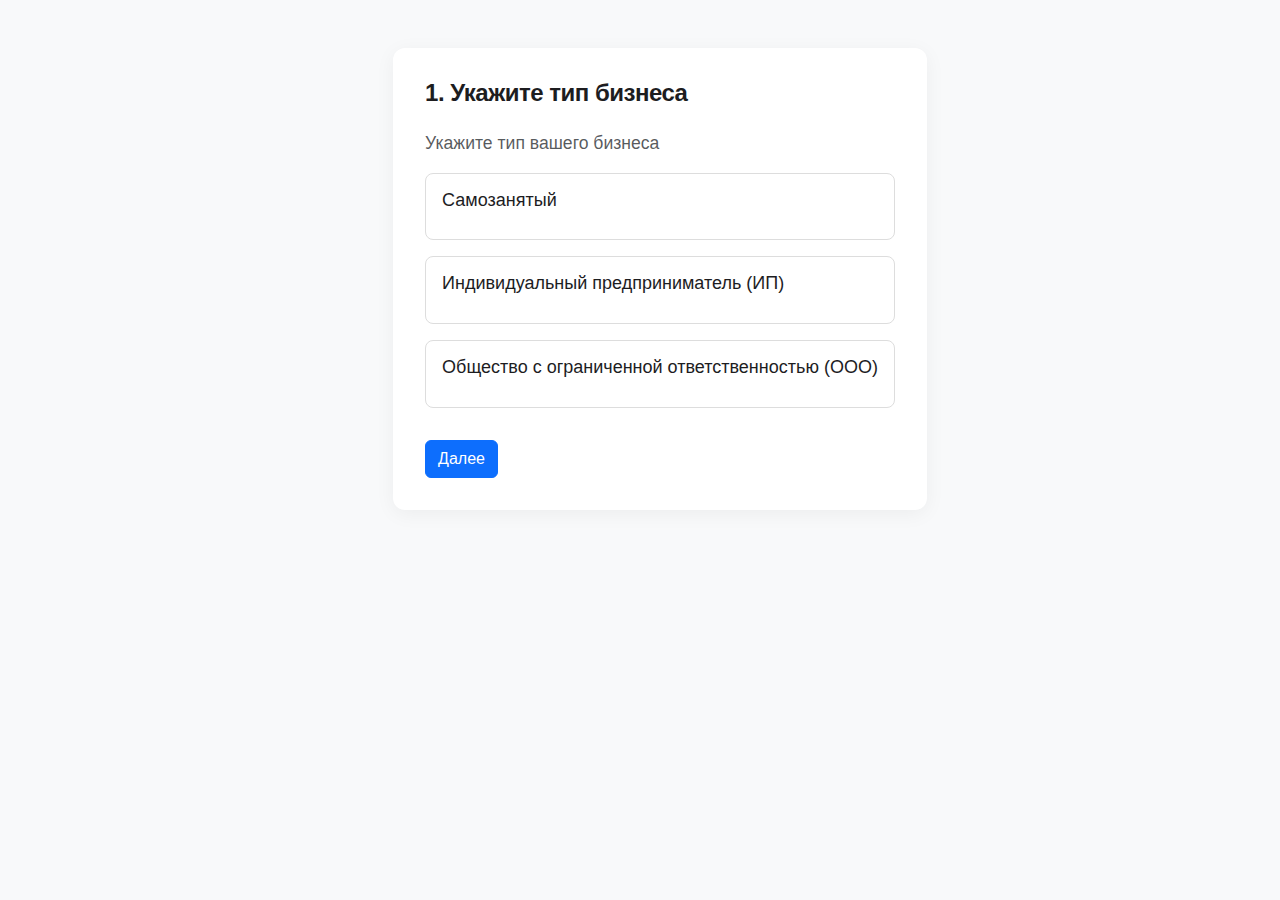
<file: templates/anketa.html>
<!DOCTYPE html>
<html lang="ru">
<head>
    <meta charset="UTF-8">
    <meta name="viewport" content="width=device-width, initial-scale=1.0">
    <title>Анкета | BusinessDoc</title>
    <link rel="stylesheet" href="https://cdn.jsdelivr.net/npm/bootstrap@5.3.0/dist/css/bootstrap.min.css">
    <link rel="stylesheet" href="https://cdn.jsdelivr.net/npm/bootstrap-icons@1.10.0/font/bootstrap-icons.css">
    <link rel="stylesheet" href="/static/style.css">
    <style>
        .question-container {
            max-width: 600px;
            margin: 0 auto;
            padding: 2rem;
            background: white;
            border-radius: 12px;
            box-shadow: 0 4px 20px rgba(0,0,0,0.05);
        }
        
        .progress-container {
            height: 6px;
            background: #f0f0f0;
            border-radius: 3px;
            margin-bottom: 2rem;
            overflow: hidden;
        }
        
        .progress-bar {
            height: 100%;
            background: #0066cc;
            transition: width 0.4s ease;
        }
        
        .question {
            display: none;
            animation: fadeIn 0.5s ease;
        }
        
        .question.active {
            display: block;
        }
        
        .option-card {
            border: 1px solid #ddd;
            border-radius: 8px;
            padding: 1rem;
            margin-bottom: 1rem;
            cursor: pointer;
            transition: all 0.3s ease;
        }
        
        .option-card:hover {
            border-color: #0066cc;
            background: #f5f9ff;
        }
        
        .option-card.selected {
            border-color: #0066cc;
            background: #e6f0ff;
        }
        
        .loading-container {
            display: none;
            text-align: center;
            padding: 3rem 0;
        }
        
        .loading-bar {
            width: 100%;
            height: 4px;
            background: #f0f0f0;
            border-radius: 2px;
            overflow: hidden;
            margin: 2rem 0;
        }
        
        .loading-progress {
            height: 100%;
            background: #0066cc;
            width: 0%;
            animation: loading 2s ease-in-out forwards;
        }
        
        .results-container {
            display: none;
            animation: fadeIn 0.5s ease;
        }
        
        .document-card {
            border: 1px solid #ddd;
            border-radius: 8px;
            padding: 1.5rem;
            margin-bottom: 1rem;
            display: flex;
            justify-content: space-between;
            align-items: center;
        }
        
        @keyframes fadeIn {
            from { opacity: 0; transform: translateY(10px); }
            to { opacity: 1; transform: translateY(0); }
        }
        
        @keyframes loading {
            0% { width: 0%; }
            20% { width: 25%; }
            40% { width: 50%; }
            60% { width: 75%; }
            80% { width: 90%; }
            100% { width: 100%; }
        }
    </style>
</head>
<body class="bg-light">
    <div class="container py-5">
        <!-- Прогресс бар -->
        <div class="progress-container">
            <div class="progress-bar" id="progressBar" style="width: 20%"></div>
        </div>
        
        <!-- Контейнер вопросов -->
        <div class="question-container">
            <!-- Вопрос 1 -->
            <div class="question active" id="question1">
                <h1 class="mb-4">1. Укажите тип бизнеса</h1>
                <p class="text-muted mb-3">Укажите тип вашего бизнеса</p>

                <div class="option-card" data-value="self-employed">
                    <h5>Самозанятый</h5>
                </div>
                
                <div class="option-card" data-value="ip">
                    <h5>Индивидуальный предприниматель (ИП)</h5>
                </div>
                
                <div class="option-card" data-value="ooo">
                    <h5>Общество с ограниченной ответственностью (ООО)</h5>
                </div>
                
                <button class="btn btn-primary mt-3" onclick="nextQuestion()">Далее</button>
            </div>
            
            <!-- Вопрос 2 -->
            <div class="question" id="question2">
                <h1 class="mb-4">2. Вид деятельности</h1>
                <p class="text-muted mb-3">Опишите чем занимается ваш бизнес</p>
                
                <div class="form-floating mb-3">
                    <input type="text" class="form-control" id="activityType" placeholder="Например: веб-дизайн">
                    <label for="activityType">Например: Строительство / Торговля</label>
                </div>
                
                <div class="d-flex justify-content-between mt-4">
                    <button class="btn btn-outline-secondary" onclick="prevQuestion()">Назад</button>
                    <button class="btn btn-primary" onclick="nextQuestion()">Далее</button>
                </div>
            </div>
            
            <!-- Вопрос 3 -->
            <div class="question" id="question3">
                <h1 class="mb-4">3. Планируются ли сотрудники?</h1>
                
                <div class="option-card" data-value="yes">
                    <h5>Да</h5>
                    <p class="text-muted">Буду нанимать сотрудников</p>
                </div>
                
                <div class="option-card" data-value="no">
                    <h5>Нет</h5>
                    <p class="text-muted">Работаю один/с партнерами</p>
                </div>
                
                <div class="d-flex justify-content-between mt-4">
                    <button class="btn btn-outline-secondary" onclick="prevQuestion()">Назад</button>
                    <button class="btn btn-primary" onclick="nextQuestion()">Далее</button>
                </div>
            </div>
            
            <!-- Вопрос 4 -->
            <div class="question" id="question4">
                <h1 class="mb-4">4. Какую систему налогообложения планируете?</h1>
                
                <div class="option-card" data-value="osn">
                    <h5>ОСН (Общая система)</h5>
                    <p class="text-muted">НДС, налог на прибыль</p>
                </div>
                
                <div class="option-card" data-value="usn">
                    <h5>УСН (Упрощенная система)</h5>
                    <p class="text-muted">6% от доходов или 15% от прибыли</p>
                </div>
                
                <div class="option-card" data-value="patent">
                    <h5>Патент</h5>
                    <p class="text-muted">Фиксированный платеж</p>
                </div>
                
                <div class="option-card" data-value="dont-know">
                    <h5>Не знаю</h5>
                    <p class="text-muted">Нужна консультация</p>
                </div>
                
                <div class="d-flex justify-content-between mt-4">
                    <button class="btn btn-outline-secondary" onclick="prevQuestion()">Назад</button>
                    <button class="btn btn-primary" onclick="nextQuestion()">Далее</button>
                </div>
            </div>
            
            <!-- Вопрос 5 -->
            <div class="question" id="question5">
                <h1 class="mb-4">5. Где планируете работать?</h1>
                
                <div class="option-card" data-value="online">
                    <h5>Онлайн</h5>
                    <p class="text-muted">Работаю через интернет</p>
                </div>
                
                <div class="option-card" data-value="offline">
                    <h5>Офлайн</h5>
                    <p class="text-muted">Есть физическое помещение</p>
                </div>
                
                <div class="option-card" data-value="both">
                    <h5>Оба варианта</h5>
                    <p class="text-muted">И онлайн, и офлайн</p>
                </div>
                
                <div class="d-flex justify-content-between mt-4">
                    <button class="btn btn-outline-secondary" onclick="prevQuestion()">Назад</button>
                    <button class="btn btn-primary" onclick="submitForm()">Получить рекомендации</button>
                </div>
            </div>
        </div>
        
        <!-- Загрузка -->
        <div class="question-container loading-container" id="loadingSection">
            <h1 class="mb-3">Подбираем оптимальные решения</h1>
            <p class="text-muted">Это займет всего несколько секунд</p>
            
            <div class="loading-bar">
                <div class="loading-progress"></div>
            </div>
            
            <div class="spinner-border text-primary" role="status">
                <span class="visually-hidden">Загрузка...</span>
            </div>
        </div>
        
        <!-- Результаты -->
        <div class="question-container results-container" id="resultsSection">
            <h3 class="mb-4">Всё готово — вот что мы подобрали</h3>
            
            <div class="document-card">
                <div>
                    <h5>Устав ООО</h5>
                    <p class="text-muted mb-0">Шаблон устава для вашего бизнеса</p>
                </div>
                <a href="/static/docs/ooo/Ustav.docx=ustav.docx" class="btn btn-outline-primary">Скачать DOCX</a>
            </div>
            
            <div class="document-card">
                <div>
                    <h5>Договор с клиентом</h5>
                    <p class="text-muted mb-0">Универсальный договор оказания услуг</p>
                </div>
                <a href="/download?file=dogovor.docx" class="btn btn-outline-primary">Скачать DOCX</a>
            </div>
            
            <div class="document-card">
                <div>
                    <h5>Заявление по форме Р11001</h5>
                    <p class="text-muted mb-0">Для регистрации ООО</p>
                </div>
                <a href="/download?file=zayavlenie.docx" class="btn btn-outline-primary">Скачать DOCX</a>
            </div>
            
            <div class="mt-4">
                <button class="btn btn-primary" onclick="restartQuestionnaire()">Заполнить заново</button>
            </div>
        </div>
    </div>

    <script src="https://cdn.jsdelivr.net/npm/bootstrap@5.3.0/dist/js/bootstrap.bundle.min.js"></script>
    <script>
        let currentQuestion = 1;
        const totalQuestions = 5;
        const answers = {};
        
        // Инициализация выбора вариантов
        document.querySelectorAll('.option-card').forEach(card => {
            card.addEventListener('click', function() {
                // Удаляем выделение у всех вариантов в этом вопросе
                this.parentElement.querySelectorAll('.option-card').forEach(c => {
                    c.classList.remove('selected');
                });
                
                // Добавляем выделение текущему
                this.classList.add('selected');
                
                // Сохраняем ответ
                const questionId = this.closest('.question').id.replace('question', '');
                answers[questionId] = this.getAttribute('data-value');
            });
        });
        
        function nextQuestion() {
            if (currentQuestion < totalQuestions) {
                // Проверяем, выбран ли ответ (кроме вопроса 2)
                if (currentQuestion !== 2 && !answers[currentQuestion]) {
                    alert('Пожалуйста, выберите вариант ответа');
                    return;
                }
                
                // Для вопроса 2 проверяем заполнение текстового поля
                if (currentQuestion === 2 && !document.getElementById('activityType').value.trim()) {
                    alert('Пожалуйста, укажите вид деятельности');
                    return;
                }
                
                document.getElementById(`question${currentQuestion}`).classList.remove('active');
                currentQuestion++;
                document.getElementById(`question${currentQuestion}`).classList.add('active');
                updateProgressBar();
            }
        }
        
        function prevQuestion() {
            if (currentQuestion > 1) {
                document.getElementById(`question${currentQuestion}`).classList.remove('active');
                currentQuestion--;
                document.getElementById(`question${currentQuestion}`).classList.add('active');
                updateProgressBar();
            }
        }
        
        function updateProgressBar() {
            const progress = (currentQuestion / totalQuestions) * 100;
            document.getElementById('progressBar').style.width = `${progress}%`;
        }
        
        function submitForm() {
    // Сохраняем ответ на последний вопрос
    if (!answers[5]) {
        alert('Пожалуйста, выберите вариант ответа');
        return;
    }
    
    // Сохраняем вид деятельности
    answers['activity'] = document.getElementById('activityType').value.trim();
    
    // Показываем загрузку
    document.querySelector('.question-container').style.display = 'none';
    document.getElementById('loadingSection').style.display = 'block';
    
    // Имитируем загрузку (в реальном приложении здесь будет AJAX-запрос)
    setTimeout(() => {
        // Определяем тип бизнеса из ответов
        const businessType = answers[1]; // Ответ на первый вопрос
        
        // Перенаправляем на соответствующую страницу
        switch(businessType) {
            case 'self-employed':
                window.location.href = '/employed-docs';
                break;
            case 'ip':
                window.location.href = '/documents-ip';
                break;
            case 'ooo':
                window.location.href = '/documents-ooo';
                break;
            default:
                // Если что-то пошло не так, показываем общие результаты
                document.getElementById('loadingSection').style.display = 'none';
                document.getElementById('resultsSection').style.display = 'block';
        }
    }, 2500);
}
        
        function restartQuestionnaire() {
            // Сбрасываем анкету
            currentQuestion = 1;
            for (let i = 1; i <= totalQuestions; i++) {
                document.getElementById(`question${i}`).classList.remove('active');
            }
            document.getElementById('question1').classList.add('active');
            
            // Очищаем ответы
            Object.keys(answers).forEach(key => delete answers[key]);
            document.getElementById('activityType').value = '';
            
            // Сбрасываем выделение
            document.querySelectorAll('.option-card').forEach(card => {
                card.classList.remove('selected');
            });
            
            // Обновляем прогресс
            updateProgressBar();
            
            // Показываем вопросы, скрываем результаты
            document.querySelector('.question-container').style.display = 'block';
            document.getElementById('resultsSection').style.display = 'none';
        }
    </script>
</body>
</html>
</file>
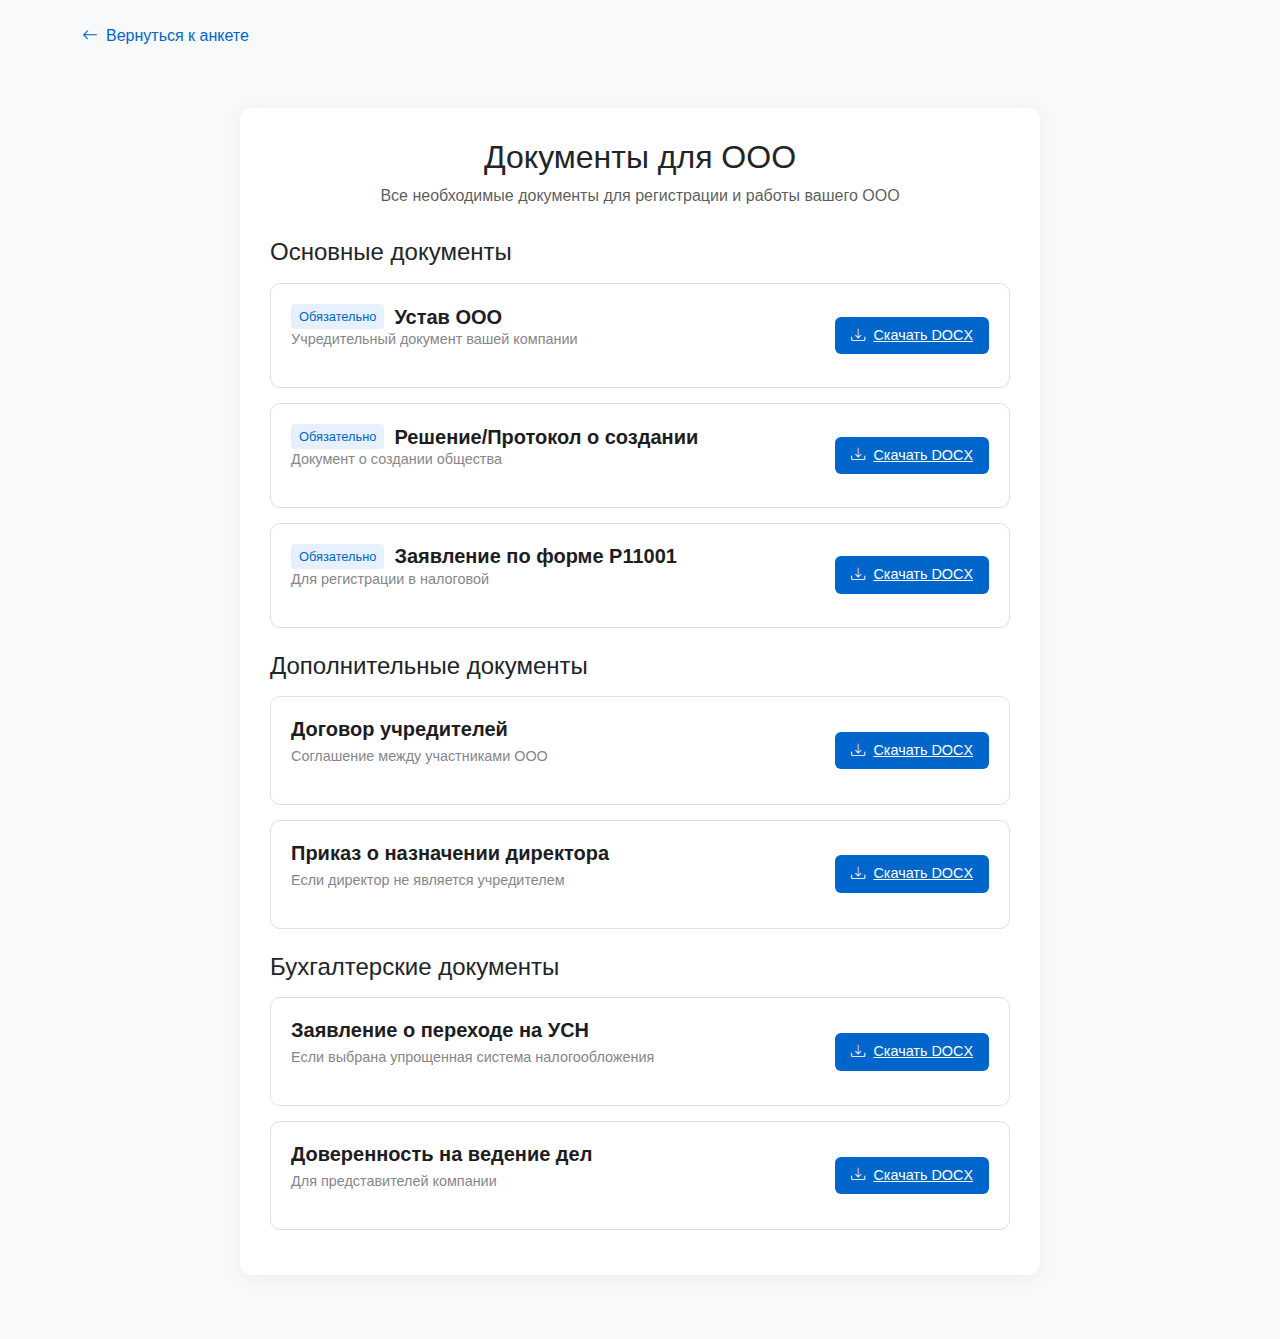
<file: templates/download.html>
<!DOCTYPE html>
<html lang="ru">
<head>
    <meta charset="UTF-8">
    <meta name="viewport" content="width=device-width, initial-scale=1.0">
    <title>Документы для ООО | BusinessDoc</title>
    <link rel="stylesheet" href="https://cdn.jsdelivr.net/npm/bootstrap@5.3.0/dist/css/bootstrap.min.css">
    <link rel="stylesheet" href="https://cdn.jsdelivr.net/npm/bootstrap-icons@1.10.0/font/bootstrap-icons.css">
    <style>
        body {
            background-color: #f8f9fa;
            font-family: 'SF Pro Display', -apple-system, BlinkMacSystemFont, sans-serif;
        }
        .document-container {
            max-width: 800px;
            margin: 40px auto;
            padding: 30px;
            background: white;
            border-radius: 12px;
            box-shadow: 0 4px 20px rgba(0,0,0,0.05);
        }
        .document-header {
            text-align: center;
            margin-bottom: 30px;
        }
        .document-card {
            border: 1px solid #e0e0e0;
            border-radius: 10px;
            padding: 20px;
            margin-bottom: 15px;
            display: flex;
            justify-content: space-between;
            align-items: center;
            transition: all 0.3s ease;
        }
        .document-card:hover {
            border-color: #0066cc;
            box-shadow: 0 5px 15px rgba(0,102,204,0.1);
        }
        .document-info {
            flex: 1;
        }
        .document-title {
            font-weight: 600;
            color: #1d1d1f;
            margin-bottom: 5px;
        }
        .document-description {
            color: #86868b;
            font-size: 0.9rem;
        }
        .download-btn {
            background-color: #0066cc;
            color: white;
            border: none;
            border-radius: 6px;
            padding: 8px 16px;
            font-size: 0.9rem;
            transition: all 0.3s;
            display: flex;
            align-items: center;
        }
        .download-btn:hover {
            background-color: #004d99;
            transform: translateY(-2px);
        }
        .document-badge {
            background-color: #e6f0ff;
            color: #0066cc;
            padding: 3px 8px;
            border-radius: 4px;
            font-size: 0.8rem;
            font-weight: 500;
            margin-right: 10px;
        }
        .back-link {
            display: inline-flex;
            align-items: center;
            color: #0066cc;
            text-decoration: none;
            margin-bottom: 20px;
        }
        .back-link:hover {
            text-decoration: underline;
        }
    </style>
</head>
<body>
    <div class="container py-4">
        <a href="/anketa" class="back-link">
            <i class="bi bi-arrow-left me-2"></i> Вернуться к анкете
        </a>
        
        <div class="document-container">
            <div class="document-header">
                <h2>Документы для ООО</h2>
                <p class="text-muted">Все необходимые документы для регистрации и работы вашего ООО</p>
            </div>
            
            <!-- Основные документы -->
            <div class="mb-4">
                <h4 class="mb-3">Основные документы</h4>
                
                <div class="document-card">
                    <div class="document-info">
                        <div class="d-flex align-items-center">
                            <span class="document-badge">Обязательно</span>
                            <h5 class="document-title mb-0">Устав ООО</h5>
                        </div>
                        <p class="document-description">Учредительный документ вашей компании</p>
                    </div>
                    <a href="/download/ustav-ooo.docx" class="download-btn">
                        <i class="bi bi-download me-2"></i> Скачать DOCX
                    </a>
                </div>
                
                <div class="document-card">
                    <div class="document-info">
                        <div class="d-flex align-items-center">
                            <span class="document-badge">Обязательно</span>
                            <h5 class="document-title mb-0">Решение/Протокол о создании</h5>
                        </div>
                        <p class="document-description">Документ о создании общества</p>
                    </div>
                    <a href="/download/protokol-sozdanie.docx" class="download-btn">
                        <i class="bi bi-download me-2"></i> Скачать DOCX
                    </a>
                </div>
                
                <div class="document-card">
                    <div class="document-info">
                        <div class="d-flex align-items-center">
                            <span class="document-badge">Обязательно</span>
                            <h5 class="document-title mb-0">Заявление по форме Р11001</h5>
                        </div>
                        <p class="document-description">Для регистрации в налоговой</p>
                    </div>
                    <a href="/download/zayavlenie-r11001.docx" class="download-btn">
                        <i class="bi bi-download me-2"></i> Скачать DOCX
                    </a>
                </div>
            </div>
            
            <!-- Дополнительные документы -->
            <div class="mb-4">
                <h4 class="mb-3">Дополнительные документы</h4>
                
                <div class="document-card">
                    <div class="document-info">
                        <h5 class="document-title">Договор учредителей</h5>
                        <p class="document-description">Соглашение между участниками ООО</p>
                    </div>
                    <a href="/download/dogovor-uchrediteley.docx" class="download-btn">
                        <i class="bi bi-download me-2"></i> Скачать DOCX
                    </a>
                </div>
                
                <div class="document-card">
                    <div class="document-info">
                        <h5 class="document-title">Приказ о назначении директора</h5>
                        <p class="document-description">Если директор не является учредителем</p>
                    </div>
                    <a href="/download/prikaz-direktor.docx" class="download-btn">
                        <i class="bi bi-download me-2"></i> Скачать DOCX
                    </a>
                </div>
            </div>
            
            <!-- Бухгалтерские документы -->
            <div>
                <h4 class="mb-3">Бухгалтерские документы</h4>
                
                <div class="document-card">
                    <div class="document-info">
                        <h5 class="document-title">Заявление о переходе на УСН</h5>
                        <p class="document-description">Если выбрана упрощенная система налогообложения</p>
                    </div>
                    <a href="/download/zayavlenie-usn.docx" class="download-btn">
                        <i class="bi bi-download me-2"></i> Скачать DOCX
                    </a>
                </div>
                
                <div class="document-card">
                    <div class="document-info">
                        <h5 class="document-title">Доверенность на ведение дел</h5>
                        <p class="document-description">Для представителей компании</p>
                    </div>
                    <a href="/download/doverennost.docx" class="download-btn">
                        <i class="bi bi-download me-2"></i> Скачать DOCX
                    </a>
                </div>
            </div>
        </div>
    </div>

    <script src="https://cdn.jsdelivr.net/npm/bootstrap@5.3.0/dist/js/bootstrap.bundle.min.js"></script>
    <script>
        // Добавляем анимацию при наведении на кнопки
        document.querySelectorAll('.download-btn').forEach(btn => {
            btn.addEventListener('mouseenter', function() {
                this.querySelector('i').classList.add('bi-arrow-down');
                this.querySelector('i').classList.remove('bi-download');
            });
            
            btn.addEventListener('mouseleave', function() {
                this.querySelector('i').classList.add('bi-download');
                this.querySelector('i').classList.remove('bi-arrow-down');
            });
        });
    </script>
</body>
</html>
</file>
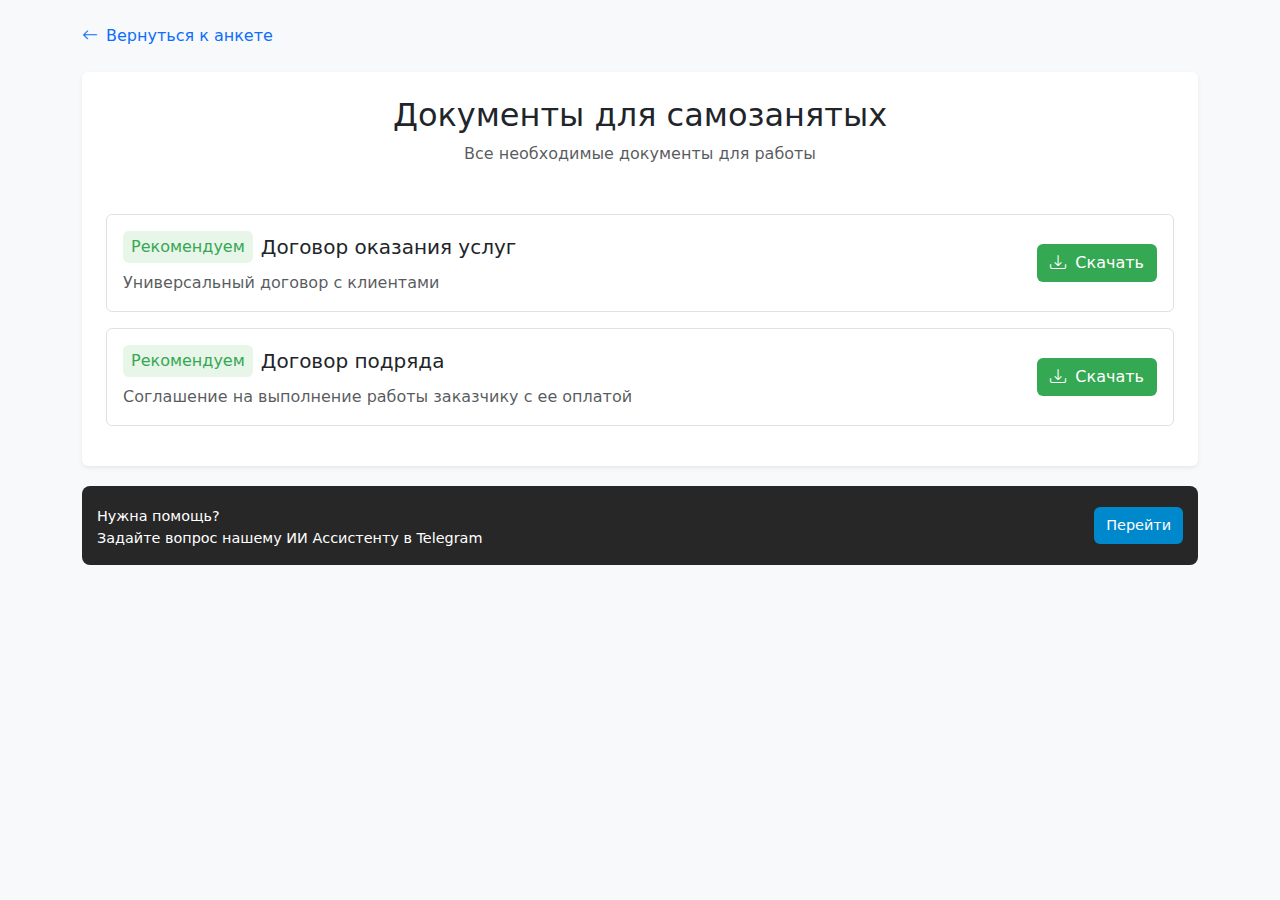
<file: templates/employed-docs.html>
<!DOCTYPE html>
<html lang="ru">
<head>
    <meta charset="UTF-8">
    <meta name="viewport" content="width=device-width, initial-scale=1.0">
    <title>Документы для самозанятых | BusinessDoc</title>
    <link rel="stylesheet" href="https://cdn.jsdelivr.net/npm/bootstrap@5.3.0/dist/css/bootstrap.min.css">
    <link rel="stylesheet" href="https://cdn.jsdelivr.net/npm/bootstrap-icons@1.10.0/font/bootstrap-icons.css">
    <style>
        /* Уникальные стили для самозанятых */
        body {
            background-color: #f8f9fa;
        }
        .document-badge {
            background-color: #e8f5e9;
            color: #34a853;
        }
        .download-btn {
            background-color: #34a853;
        }
        .download-btn:hover {
            background-color: #2d8e47;
        }
    </style>
</head>
<body>
    <div class="container py-4">
        <a href="/anketa" class="d-flex align-items-center text-decoration-none mb-4">
            <i class="bi bi-arrow-left me-2"></i> Вернуться к анкете
        </a>
        
        <div class="document-container bg-white p-4 rounded shadow-sm">
            <div class="document-header text-center mb-5">
                <h2 class="mb-2">Документы для самозанятых</h2>
                <p class="text-muted">Все необходимые документы для работы</p>
            </div>
            
            <div class="document-card border p-3 rounded mb-3">
                <div class="d-flex justify-content-between align-items-center">
                    <div>
                        <div class="d-flex align-items-center mb-2">
                            <span class="document-badge px-2 py-1 rounded me-2">Рекомендуем</span>
                            <h5 class="mb-0">Договор оказания услуг</h5>
                        </div>
                        <p class="text-muted mb-0">Универсальный договор с клиентами</p>
                    </div>
                    <a href="/static/documents/self-employed/akt vypolnennyh uslug.docx" class="download-btn btn text-white">
                        <i class="bi bi-download me-1"></i> Скачать
                    </a>
                </div>
            </div>


            <div class="document-card border p-3 rounded mb-3">
                <div class="d-flex justify-content-between align-items-center">
                    <div>
                        <div class="d-flex align-items-center mb-2">
                            <span class="document-badge px-2 py-1 rounded me-2">Рекомендуем</span>
                            <h5 class="mb-0">Договор подряда</h5>
                        </div>
                        <p class="text-muted mb-0">Соглашение на выполнение работы заказчику с ее оплатой</p>
                    </div>
                    <a href="/static/documents/self-employed/dogovor podryda.docx" class="download-btn btn text-white">
                        <i class="bi bi-download me-1"></i> Скачать
                    </a>
                </div>
            </div>
            
            <!-- Остальные документы для самозанятых -->
        </div>

        <div style="
    display: flex;
    align-items: center;
    gap: 15px;
    background: #272727;
    padding: 15px;
    border-radius: 8px;
    margin: 20px 0;
">
    <div>
        <div style="margin-top: 5px; font-size: 0.9em; color: #ffffff;;">
            Нужна помощь? <br> Задайте вопрос нашему ИИ Ассистенту в Telegram</div>
    </div>
    <a href="https://t.me/docs_biz_bot" style="
        margin-left: auto;
        background: #0088cc;
        color: white;
        padding: 8px 12px;
        border-radius: 6px;
        text-decoration: none;
        font-size: 0.9em;
    ">Перейти</a>
</div>
    </div>
</body>
</html>
</file>
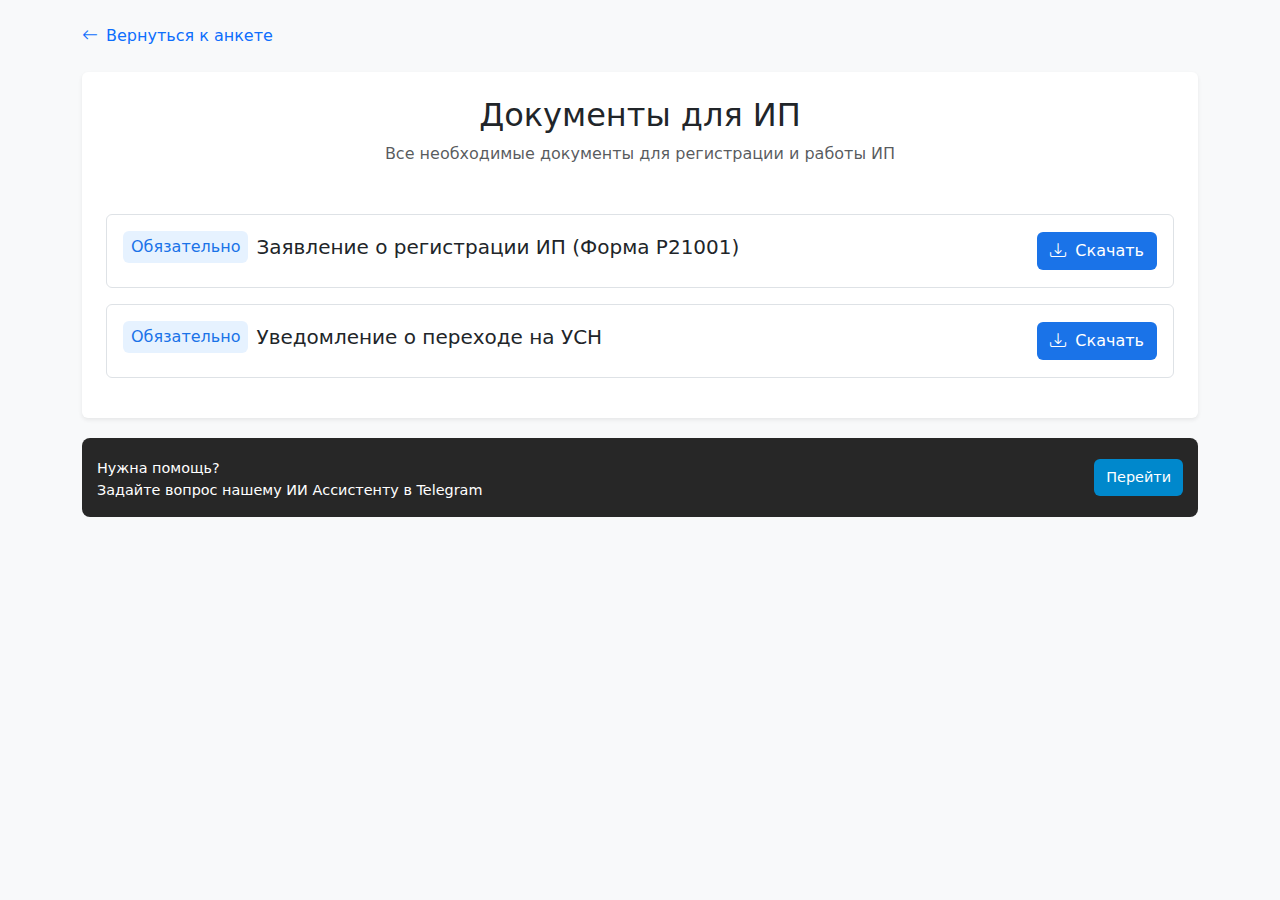
<file: templates/ip-docs.html>
<!DOCTYPE html>
<html lang="ru">
<head>
    <meta charset="UTF-8">
    <meta name="viewport" content="width=device-width, initial-scale=1.0">
    <title>Документы для ИП | BusinessDoc</title>
    <link rel="stylesheet" href="https://cdn.jsdelivr.net/npm/bootstrap@5.3.0/dist/css/bootstrap.min.css">
    <link rel="stylesheet" href="https://cdn.jsdelivr.net/npm/bootstrap-icons@1.10.0/font/bootstrap-icons.css">
    <style>
        /* Стили аналогичные ooo-docs.html, но можно изменить цвета */
        body {
            background-color: #f8f9fa;
        }
        .document-badge {
            background-color: #e6f2ff;
            color: #1a73e8;
        }
        .download-btn {
            background-color: #1a73e8;
        }
        .download-btn:hover {
            background-color: #1557b0;
        }
    </style>
</head>
<body>
    <div class="container py-4">
        <a href="/anketa" class="d-flex align-items-center text-decoration-none mb-4">
            <i class="bi bi-arrow-left me-2"></i> Вернуться к анкете
        </a>
        
        <div class="document-container bg-white p-4 rounded shadow-sm">
            <div class="document-header text-center mb-5">
                <h2 class="mb-2">Документы для ИП</h2>
                <p class="text-muted">Все необходимые документы для регистрации и работы ИП</p>
            </div>

            <div class="document-card border p-3 rounded mb-3">
                <div class="d-flex justify-content-between align-items-center">
                    <div>
                        <div class="d-flex align-items-center mb-2">
                            <span class="document-badge px-2 py-1 rounded me-2">Обязательно</span>
                            <h5 class="mb-0">Заявление о регистрации ИП (Форма Р21001)</h5>
                    </div>
                    </div>
                    <a href="/static/documents/ip/NF P21001.docx" class="download-btn btn text-white">
                    <i class="bi bi-download me-1"></i> Скачать </a>
                </div>
            </div>


            <div class="document-card border p-3 rounded mb-3">
                <div class="d-flex justify-content-between align-items-center">
                    <div>
                        <div class="d-flex align-items-center mb-2">
                            <span class="document-badge px-2 py-1 rounded me-2">Обязательно</span>
                            <h5 class="mb-0">Уведомление о переходе на УСН </h5>
                    </div>
                    </div>
                    <a href="/static/documents/ip/Perexod na YCN.docx" class="download-btn btn text-white">
                        <i class="bi bi-download me-1"></i> Скачать </a>
                </div>
            </div>
            
            <!-- Остальные документы для ИП -->
        </div>

        <div style="
    display: flex;
    align-items: center;
    gap: 15px;
    background: #272727;
    padding: 15px;
    border-radius: 8px;
    margin: 20px 0;
">
    <div>
        <div style="margin-top: 5px; font-size: 0.9em; color: #ffffff;;">
            Нужна помощь? <br> Задайте вопрос нашему ИИ Ассистенту в Telegram</div>
    </div>
    <a href="https://t.me/busydock_bot" style="
        margin-left: auto;
        background: #0088cc;
        color: white;
        padding: 8px 12px;
        border-radius: 6px;
        text-decoration: none;
        font-size: 0.9em;
    ">Перейти</a>
</div>
    </div>
</body>
</html>
</file>
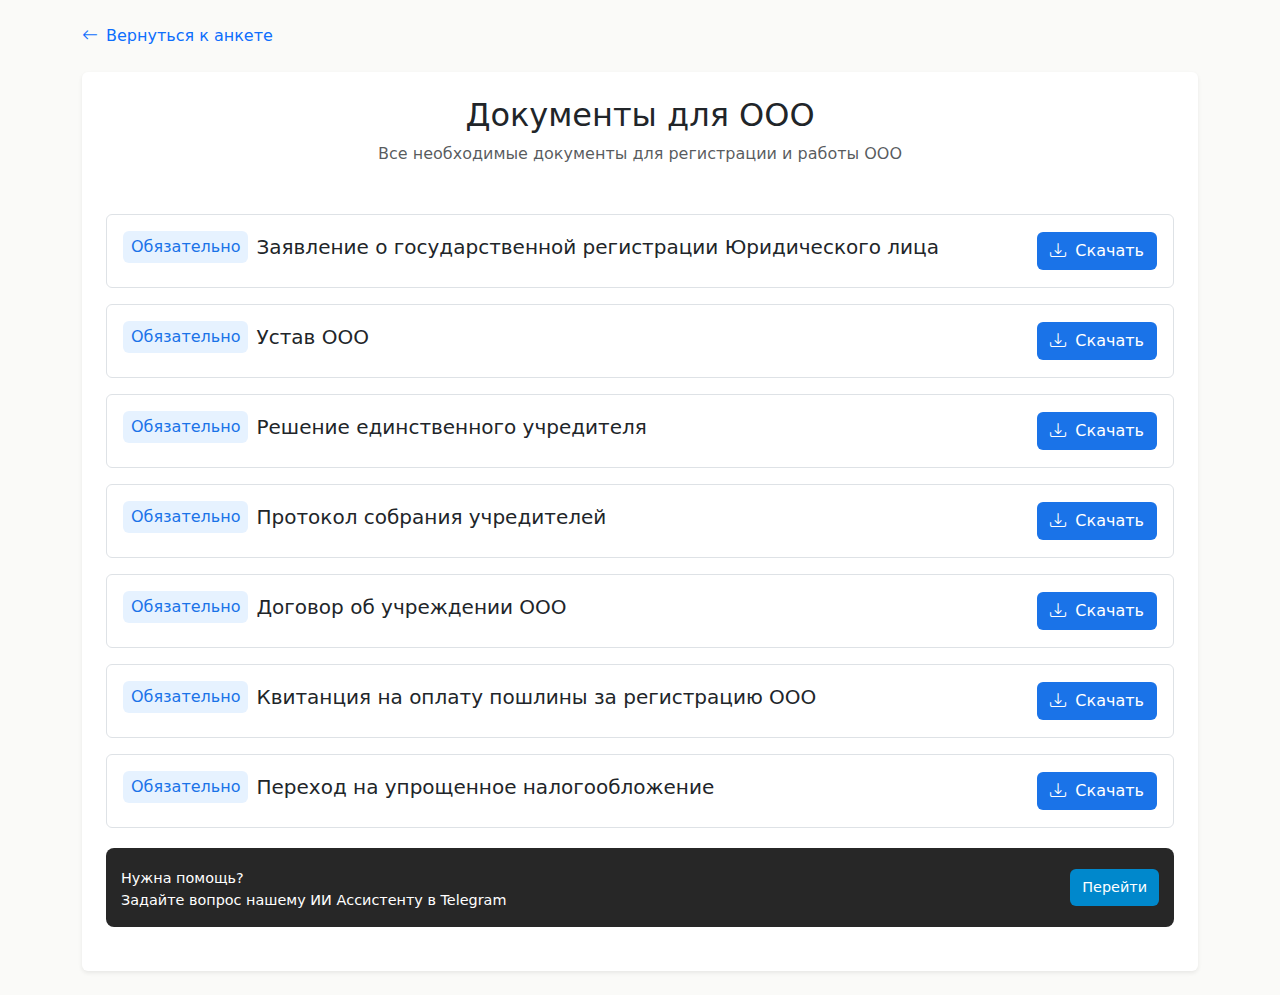
<file: templates/ooo-docs.html>
<!DOCTYPE html>
<html lang="ru">
<head>
    <meta charset="UTF-8">
    <meta name="viewport" content="width=device-width, initial-scale=1.0">
    <title>Документы для ООО | BusinessDoc</title>
    <link rel="stylesheet" href="https://cdn.jsdelivr.net/npm/bootstrap@5.3.0/dist/css/bootstrap.min.css">
    <link rel="stylesheet" href="https://cdn.jsdelivr.net/npm/bootstrap-icons@1.10.0/font/bootstrap-icons.css">
    <style>
        /* Стили аналогичные ooo-docs.html, но можно изменить цвета */
        body {
            background-color: #fafaf8;
        }
        .document-badge {
            background-color: #e6f2ff;
            color: #1a73e8;
        }
        .download-btn {
            background-color: #1a73e8;
        }
        .download-btn:hover {
            background-color: #1557b0;
        }
    </style>
</head>
<body>
    <div class="container py-4">
        <a href="/anketa" class="d-flex align-items-center text-decoration-none mb-4">
            <i class="bi bi-arrow-left me-2"></i> Вернуться к анкете
        </a>
        
        <div class="document-container bg-white p-4 rounded shadow-sm">
            <div class="document-header text-center mb-5">
                <h2 class="mb-2">Документы для ООО</h2>
                <p class="text-muted">Все необходимые документы для регистрации и работы ООО</p>
            </div>
            
            <div class="document-card border p-3 rounded mb-3">
                <div class="d-flex justify-content-between align-items-center">
                    <div>
                        <div class="d-flex align-items-center mb-2">
                            <span class="document-badge px-2 py-1 rounded me-2">Обязательно</span>
                            <h5 class="mb-0">Заявление о государственной регистрации Юридического лица </h5>
                    </div>
                    </div>
                    <a href="/static/documents/ooo/Redistraciya UR Lica.docx" class="download-btn btn text-white">
                        <i class="bi bi-download me-1"></i> Скачать </a>
                </div>
            </div>
            
            <div class="document-card border p-3 rounded mb-3">
                <div class="d-flex justify-content-between align-items-center">
                    <div>
                        <div class="d-flex align-items-center mb-2">
                            <span class="document-badge px-2 py-1 rounded me-2">Обязательно</span>
                            <h5 class="mb-0">Устав ООО </h5>
                    </div>
                    </div>
                    <a href="/static/documents/ooo/ustav-ooo.docx" class="download-btn btn text-white" download="ustav_ooo.docx">
                        <i class="bi bi-download me-1"></i> Скачать </a>
                </div>
            </div>


            <div class="document-card border p-3 rounded mb-3">
                <div class="d-flex justify-content-between align-items-center">
                    <div>
                        <div class="d-flex align-items-center mb-2">
                            <span class="document-badge px-2 py-1 rounded me-2">Обязательно</span>
                            <h5 class="mb-0">Решение единственного учредителя </h5>
                    </div>
                    </div>
                    <a href="/static/documents/ooo/reshenie edinstvennogo uchreditelya o sozdanii ooo.docx" class="download-btn btn text-white" download="ustav_ooo.docx">
                        <i class="bi bi-download me-1"></i> Скачать </a>
                </div>
            </div>


            <div class="document-card border p-3 rounded mb-3">
                <div class="d-flex justify-content-between align-items-center">
                    <div>
                        <div class="d-flex align-items-center mb-2">
                            <span class="document-badge px-2 py-1 rounded me-2">Обязательно</span>
                            <h5 class="mb-0">Протокол собрания учредителей </h5>
                    </div>
                    </div>
                    <a href="/static/documents/ooo/protokol sobraniya uchrediteley.docx" class="download-btn btn text-white" download="ustav_ooo.docx">
                        <i class="bi bi-download me-1"></i> Скачать </a>
                </div>
            </div>

            <div class="document-card border p-3 rounded mb-3">
                <div class="d-flex justify-content-between align-items-center">
                    <div>
                        <div class="d-flex align-items-center mb-2">
                            <span class="document-badge px-2 py-1 rounded me-2">Обязательно</span>
                            <h5 class="mb-0">Договор об учреждении ООО </h5>
                    </div>
                    </div>
                    <a href="/static/documents/ooo/dogovor ob uchrezhdenii ooo.docx" class="download-btn btn text-white" download="ustav_ooo.docx">
                        <i class="bi bi-download me-1"></i> Скачать </a>
                </div>
            </div>

            <div class="document-card border p-3 rounded mb-3">
                <div class="d-flex justify-content-between align-items-center">
                    <div>
                        <div class="d-flex align-items-center mb-2">
                            <span class="document-badge px-2 py-1 rounded me-2">Обязательно</span>
                            <h5 class="mb-0">Квитанция на оплату пошлины за регистрацию ООО </h5>
                    </div>
                    </div>
                    <a href="/static/documents/ooo/kvitanciya-na-oplatu-poshliny-za-registratsiyu-ooo.png" class="download-btn btn text-white" download="ustav_ooo.docx">
                        <i class="bi bi-download me-1"></i> Скачать </a>
                </div>
            </div>
            
            <div class="document-card border p-3 rounded mb-3">
                <div class="d-flex justify-content-between align-items-center">
                    <div>
                        <div class="d-flex align-items-center mb-2">
                            <span class="document-badge px-2 py-1 rounded me-2">Обязательно</span>
                            <h5 class="mb-0">Переход на упрощенное налогообложение</h5>
                    </div>
                    </div>
                    <a href="/static/documents/ooo/perehod-na-uproshchennoe-nalogooblozhenie1.xlsx" class="download-btn btn text-white" download="ustav_ooo.docx">
                        <i class="bi bi-download me-1"></i> Скачать </a>
                </div>
            </div>

            <!-- Остальные документы для ИП -->
        <div style="
    display: flex;
    align-items: center;
    gap: 15px;
    background: #272727;
    padding: 15px;
    border-radius: 8px;
    margin: 20px 0;
">
    <div>
        <div style="margin-top: 5px; font-size: 0.9em; color: #ffffff;;">
            Нужна помощь? <br> Задайте вопрос нашему ИИ Ассистенту в Telegram</div>
    </div>
    <a href="https://t.me/docs_biz_bot" style="
        margin-left: auto;
        background: #0088cc;
        color: white;
        padding: 8px 12px;
        border-radius: 6px;
        text-decoration: none;
        font-size: 0.9em;
    ">Перейти</a>
</div>
    </div>
</body>
</html>
</file>
<file: static/style.css>
/* Apple-стиль: минимализм и типографика */
:root {
    --apple-black: #1d1d1f;
    --apple-dark-gray: #333336;
    --apple-gray: #86868b;
    --apple-light-gray: #f5f5f7;
    --apple-blue: #0066cc;
    --apple-link: #06c;
}

/* Базовые стили */
body {
    font-family: 'SF Pro Display', -apple-system, BlinkMacSystemFont, sans-serif;
    color: var(--apple-light-gray);
    line-height: 1.5;
    margin: 0;
    padding: 0;
    background-color: var(--apple-black);
}

.question1 {
    color: #1D1D1F;
}

/* Типографика в стиле Apple */
h1, h2, h3, h4 {
    font-weight: 600;
    letter-spacing: -0.5px;
}

h1 {
    font-size: 1.5rem;
    line-height: 1.1;
    margin-bottom: 0.5rem;
    color: #1D1D1F;
}

h2 {
    font-size: 2.5rem;
    margin-bottom: 1rem;
}

h3 {
    font-size: 1.5rem;
    font-style: var(--apple-black);
    margin-bottom: 0.75rem;
}

h5 {
    font-size: 18px;
    font-style: var(--apple-black);
    font-weight: normal;
    margin-bottom: 0.75rem;
    color: var(--apple-black)
}

h6 {
    color: #ffffff;
    font-size: large;
}

p {
    color: var(--apple-gray);
    font-size: 1.1rem;
    line-height: 1.5;
    margin-bottom: 1.5rem;
}

#advantages {
    background-color: #1D1D1F;
    max-width: 1200px;
    margin: 8rem auto;
    padding: 0 2rem;
    text-align: center;
    
}

#advantages h2 {
    text-align: center;
    font-size: 40px;
    margin-bottom: 40px ;
}

#advantages p {
    text-align: center;
    font-size: 25px;
    margin-bottom: 40px;
    font-style: var(--apple-light-gray);
}

#advantages h3 {
    font-size: 20px;
    text-align: center;
    margin-bottom: 20px;
    font-style: var(--apple-light-gray);
}


.container2 {
    display: flex;
    justify-content: center;
    gap: 40px;
    max-width: 1000px;
    margin: 0 auto;
    padding: 0 20px;
    flex-wrap: wrap;
}

.icon {
    width: 40px;
    height: 40px;
    margin-bottom: 10px;
}

.column1 {
    background-color: #0066cc;
    display: center;
    padding: 10px;
    border-radius: 15px;
    flex: 1;
    min-width: 400px;
    text-align: center;
    box-shadow: #1d1d1f;
    font-weight: bold;
    transition: all 0.3s ease;
    box-shadow: #1d1d1f;
}

.column1:hover{
    transform: translateY(-10x);
    box-shadow: #f5f5f7;
    color: var(--apple-black);
} 

#advantage {
    background-color: #292929;
}

#advantage h2 {
    text-align: center;
    font-size: 40px;
    margin-bottom: 40px;
}
.container {
    display: flex;
    justify-content: center;
    gap: 40px;
    max-width: 1000px;
    margin: 0 auto;
    padding: 0 20px;
    flex-wrap: wrap;
}


.column{
    background-color: #303030;
    display: center;
    padding: 20px;
    border-radius: 15px;
    flex: 1;
    min-width: 200px;
    text-align: center;
    box-shadow: #1d1d1f;
    font-weight: bold;
    transition: all 0.3s ease;
    box-shadow: #1d1d1f;
}

.column:hover{
    transform: translateY(-10x);
    box-shadow: #f5f5f7;
    background-color: #ffffff;
    color: var(--apple-black);
} 

/* Хедер */
.apple-header {
    background-color: rgba(255, 255, 255, 0.925);
    backdrop-filter: blur(10px);
    position: fixed;
    width: 100%;
    z-index: 100;
    padding: 0 2rem;
}

.apple-nav {
    max-width: 1200px;
    margin: 0 auto;
    display: flex;
    justify-content: space-between;
    align-items: center;
    height: 60px;
}

.apple-logo {
    font-size: 1.5rem;
    font-weight: 600;
    color: var(--apple-black);
    text-decoration: none;
}

.apple-links a {
    color: var(--apple-dark-gray);
    text-decoration: none;
    margin-left: 2rem;
    font-size: 0.9rem;
    transition: color 0.3s;
}

.apple-links a:hover {
    color: var(--apple-blue);
}

/* Кнопки */
.apple-button {
    display: inline-block;
    padding: 0.7rem 1.5rem;
    background-color: var(--apple-blue);
    color: white;
    border-radius: 30px;
    text-decoration: none;
    font-size: 0.9rem;
    transition: all 0.3s;
}

.apple-button.large {
    padding: 1rem 2rem;
    font-size: 1.1rem;
}

.apple-button:hover {
    background-color: #004999;
    transform: scale(1.03);
}

/* Герой-секция */
.apple-hero {
    display: flex;
    align-items: center;
    min-height: 100vh;
    padding: 0 1rem;
    max-width: 1000px;
    margin: 0 auto;
    padding-top: 20px;
}

.apple-hero-content {
    flex: 1;
    padding-right: 4rem;
}

.hero-subtitle {
    font-size: 1.5rem;
    margin-bottom: 2rem;
}

.apple-hero-preview {
    flex: 1;
    position: static;
}

.document-preview {
    width: 100%;
    height: 500px;
    background-color: var(--apple-light-gray);
    border-radius: 20px;
    box-shadow: 0 20px 40px rgba(0, 0, 0, 0.1);
}

/* Секции */
.apple-section {
    max-width: 1200px;
    margin: 8rem auto;
    padding: 0 2rem;
    text-align: center;
}

.apple-section.dark {
    background-color: var(--apple-black);
    padding: 4rem 2rem;
    border-radius: 20px;
}

.apple-section-title {
    font-size: 2.5rem;
    margin-bottom: 0.5rem;
}

.apple-section-subtitle {
    font-size: 1.2rem;
    color: var(--apple-gray);
    margin-bottom: 3rem;
}

/* Карточки */
.apple-grid {
    display: grid;
    grid-template-columns: repeat(auto-fit, minmax(300px, 1fr));
    gap: 4rem;
    margin-top: 3rem;
}


.apple-card {
    background-color: var(--apple-white);
    border-radius: 18px;
    padding: 2rem;
    text-align: center;
    transition: transform 0.3s;
}

.apple-card:hover {
    transform: translateY(-10px);
}

.icon-circle {
    width: 60px;
    height: 60px;
    border: thin solid var(--apple-blue);
  border-radius: 30px;
    background-color: var(--apple-light-gray);
    border-radius: 50%;
    display: flex;
    align-items: center;
    justify-content: center;
    margin: 0 auto 1.5rem;
    font-size: 1.5rem;
    font-weight: 600;
    color: var(--apple-blue);
}

/* Ссылки */
.apple-link {
    color: var(--apple-blue);
    text-decoration: none;
    font-weight: 500;
    display: inline-block;
    margin-top: 1rem;
}

.apple-link:hover {
    text-decoration: underline;
}

/* Футер */
.apple-footer {
    background-color: var(--apple-black);
    padding: 4rem 2rem 2rem;
}

.footer-content {
    max-width: 1200px;
    margin: 0 auto;
    display: flex;
    justify-content: space-between;
}

.footer-logo {
    font-size: 1.5rem;
    font-weight: 600;
    margin-bottom: 2rem;
}

.footer-column {
    margin-bottom: 2rem;
}

.footer-column h4 {
    font-size: 0.9rem;
    color: var(--apple-black);
    margin-bottom: 1rem;
}

.footer-column a {
    display: block;
    color: var(--apple-gray);
    text-decoration: none;
    margin-bottom: 0.5rem;
    font-size: 0.9rem;
}

.footer-column a:hover {
    color: var(--apple-blue);
}

.footer-bottom {
    max-width: 1200px;
    margin: 2rem auto 0;
    padding-top: 2rem;
    border-top: 1px solid #ddd;
    text-align: center;
    color: var(--apple-gray);
    font-size: 0.8rem;
}

/* Адаптивность */
@media (max-width: 768px) {
    .apple-hero {
        flex-direction: column;
        text-align: center;
        padding-top: 80px;
    }
    
    .apple-hero-content {
        padding-right: 0;
        margin-bottom: 3rem;
    }
    
    h1 {
        font-size: 2.rem;
    }
    
    .hero-subtitle {
        font-size: 1.2rem;
    }
    
    .apple-nav {
        padding: 0 1rem;
    }
    
    .apple-links {
        display: none; /* В реальном проекте заменить на мобильное меню */
    }

    html {
  scroll-behavior: smooth;
}

.section {
  opacity: 0;
  transform: translateY(20px);
  transition: opacity 0.5s ease, transform 0.5s ease;
}

.section.visible {
  opacity: 1;
  transform: translateY(0);
}

}
</file>
